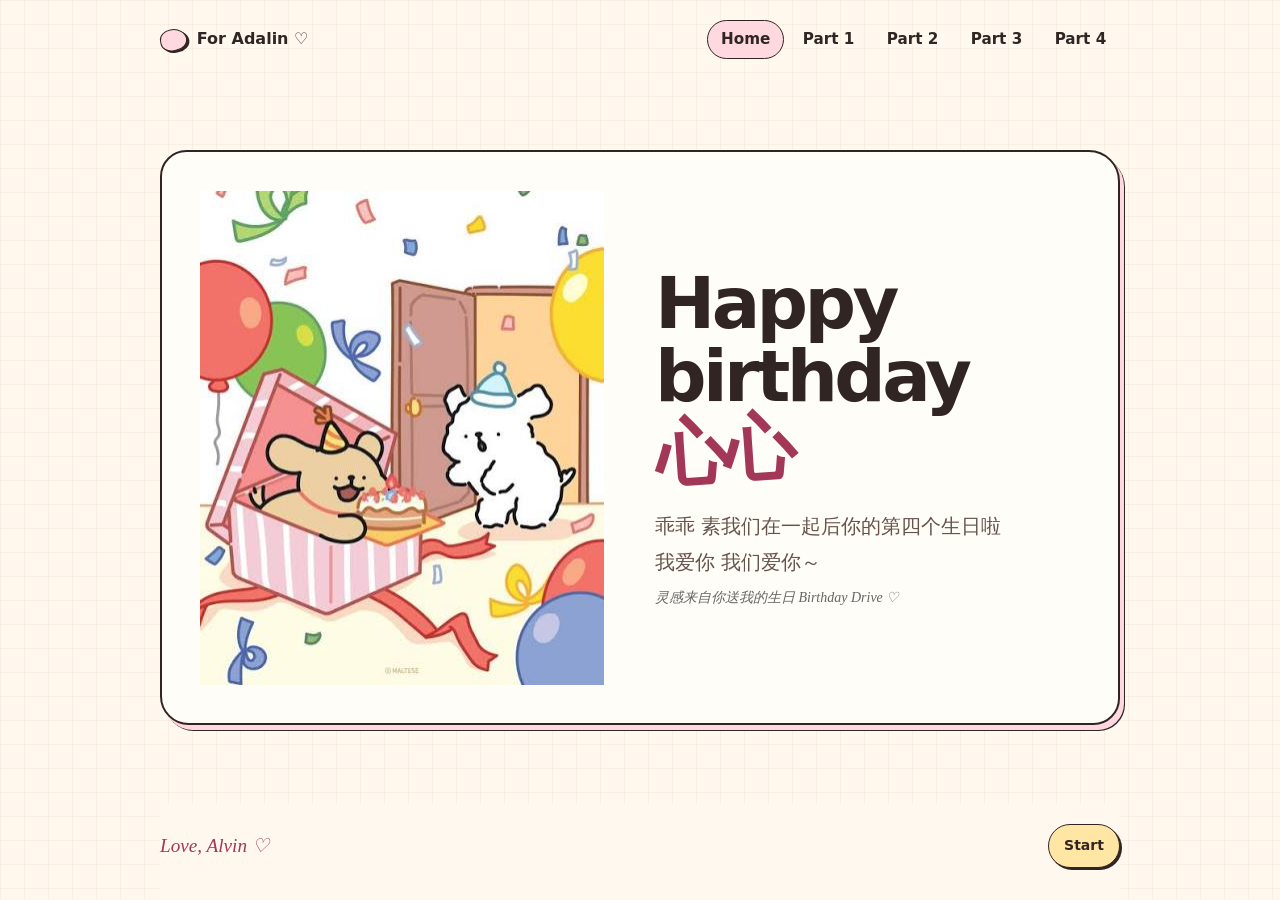
<file: index.html>
<!doctype html>
<html lang="en">
<head>
  <meta charset="utf-8">
  <meta name="viewport" content="width=device-width, initial-scale=1">
  <meta name="robots" content="noindex">
  <meta http-equiv="refresh" content="0; url=html/index.html">
  <title>Happy Birthday, Adalin ♡</title>
</head>
<body>
  <p><a href="html/index.html">Open the birthday page</a></p>
</body>
</html>
</file>
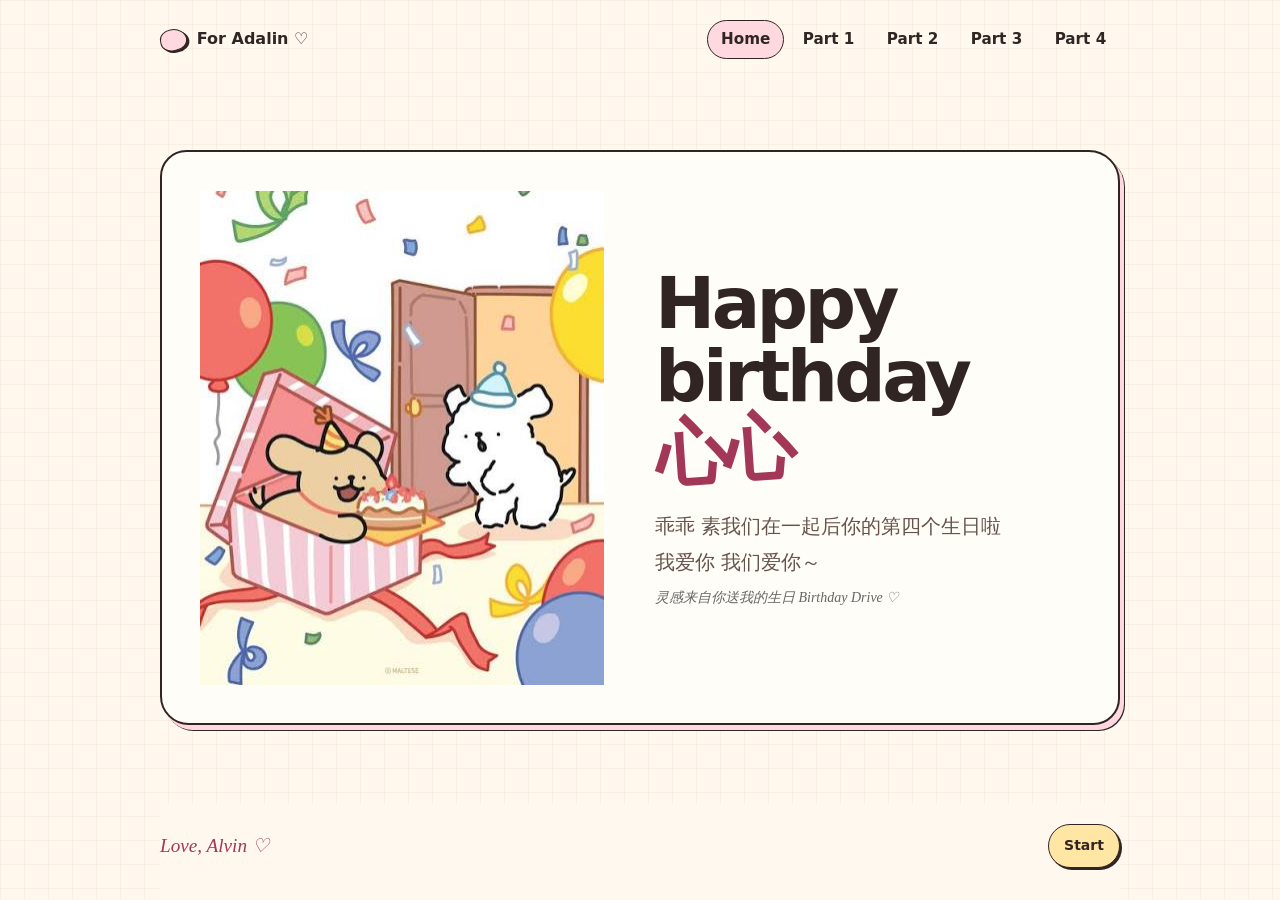
<file: html/index.html>
<!doctype html>
<html lang="en" class="first-screen">
<head>
  <meta charset="utf-8">
  <meta name="viewport" content="width=device-width, initial-scale=1">
  <meta name="robots" content="noindex">
  <title>Happy Birthday, Adalin ♡</title>
  <link rel="stylesheet" href="../css/styles.css">
</head>
<body class="story-page">
  <header class="shell site-header">
    <a class="brand" href="index.html">For Adalin ♡</a>
    <nav aria-label="Birthday pages">
      <a href="index.html" aria-current="page">Home</a>
      <a href="gift-1.html">Part 1</a>
      <a href="gift-2.html">Part 2</a>
      <a href="gift-3.html">Part 3</a>
      <a href="diamond.html">Part 4</a>
    </nav>
  </header>
  <main class="shell home-main">
    <section class="hero" aria-labelledby="page-title">
      <img class="birthday-illustration" src="../pics/birthday-home-page.jpeg" width="404" height="495"
           alt="A golden puppy pops out of a gift box with a birthday cake as a white puppy opens the door.">
      <div>
        <h1 id="page-title">Happy birthday<br><span>心心</span></h1>
        <p class="birthday-message" lang="zh-Hans">乖乖 素我们在一起后你的第四个生日啦<br>我爱你 我们爱你～</p>
        <p class="birthday-credit" lang="zh-Hans">灵感来自你送我的生日 <span lang="en">Birthday Drive ♡</span></p>
      </div>
    </section>
  </main>
  <footer class="shell site-footer story-footer">
    <span class="signature">Love, Alvin ♡</span>
    <nav class="story-controls" aria-label="Part navigation">
      <a class="button story-next" href="gift-1.html">Start</a>
    </nav>
  </footer>
</body>
</html>
</file>
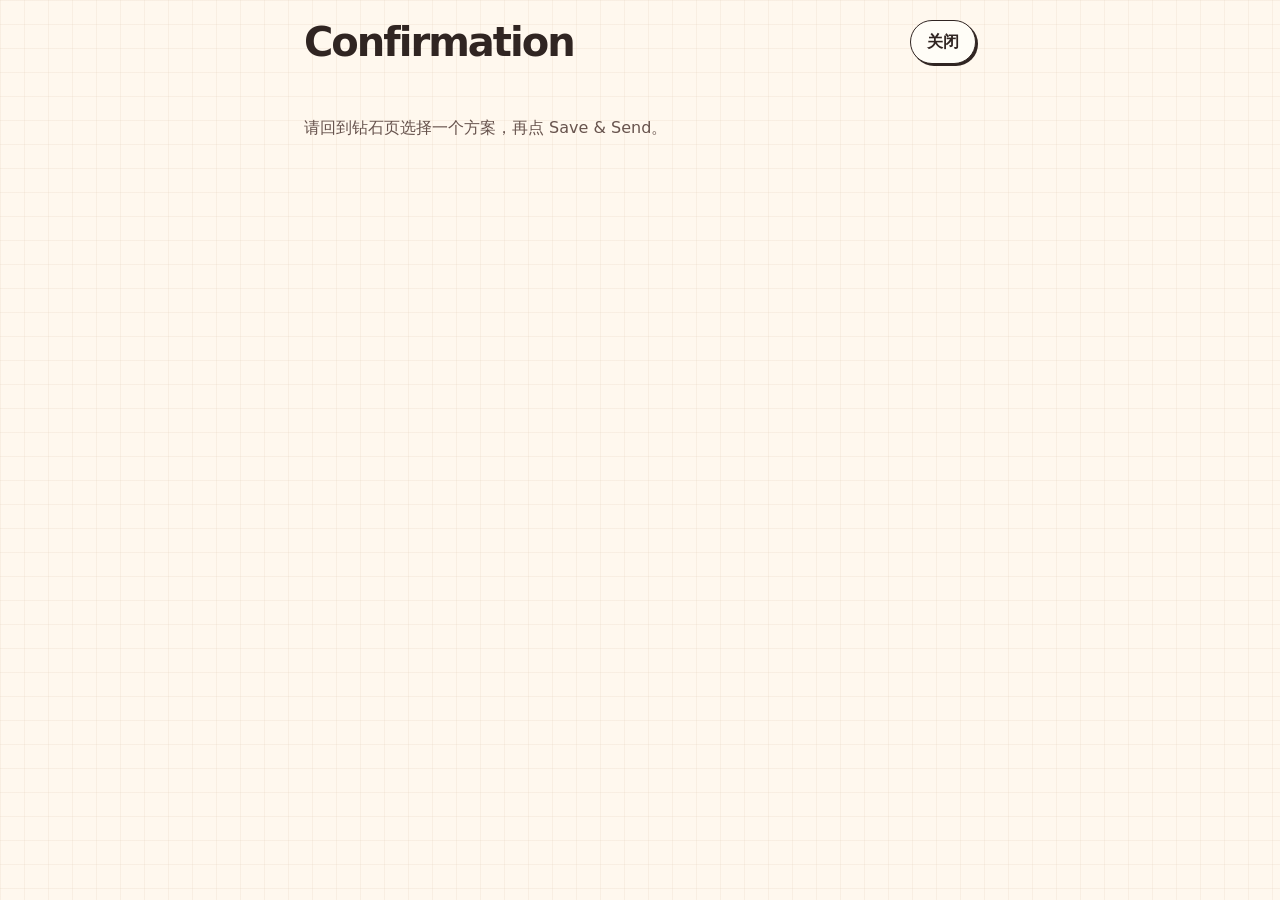
<file: text.html>
<!doctype html>
<html lang="zh-Hans">
<head>
  <meta charset="utf-8">
  <meta name="viewport" content="width=device-width, initial-scale=1">
  <meta name="robots" content="noindex">
  <title>Confirmation</title>
  <link rel="stylesheet" href="styles.css">
  <script src="passbook.js" defer></script>
  <script src="text.js" defer></script>
</head>
<body>
  <main class="shell share-page">
    <header class="site-header">
      <h1 lang="en">Confirmation</h1>
      <button class="button secondary" type="button" id="close-preview">关闭</button>
    </header>
    <div class="actions share-actions">
      <button class="button" type="button" id="share-jpg" hidden>分享 JPG</button>
      <a class="button secondary" id="download-jpg" download="diamond-passbook.jpg" hidden>下载 JPG</a>
    </div>
    <p id="share-status" role="status">正在生成 JPG…</p>
    <img id="share-preview" width="1200" height="1800" alt="" hidden>
  </main>
</body>
</html>
</file>
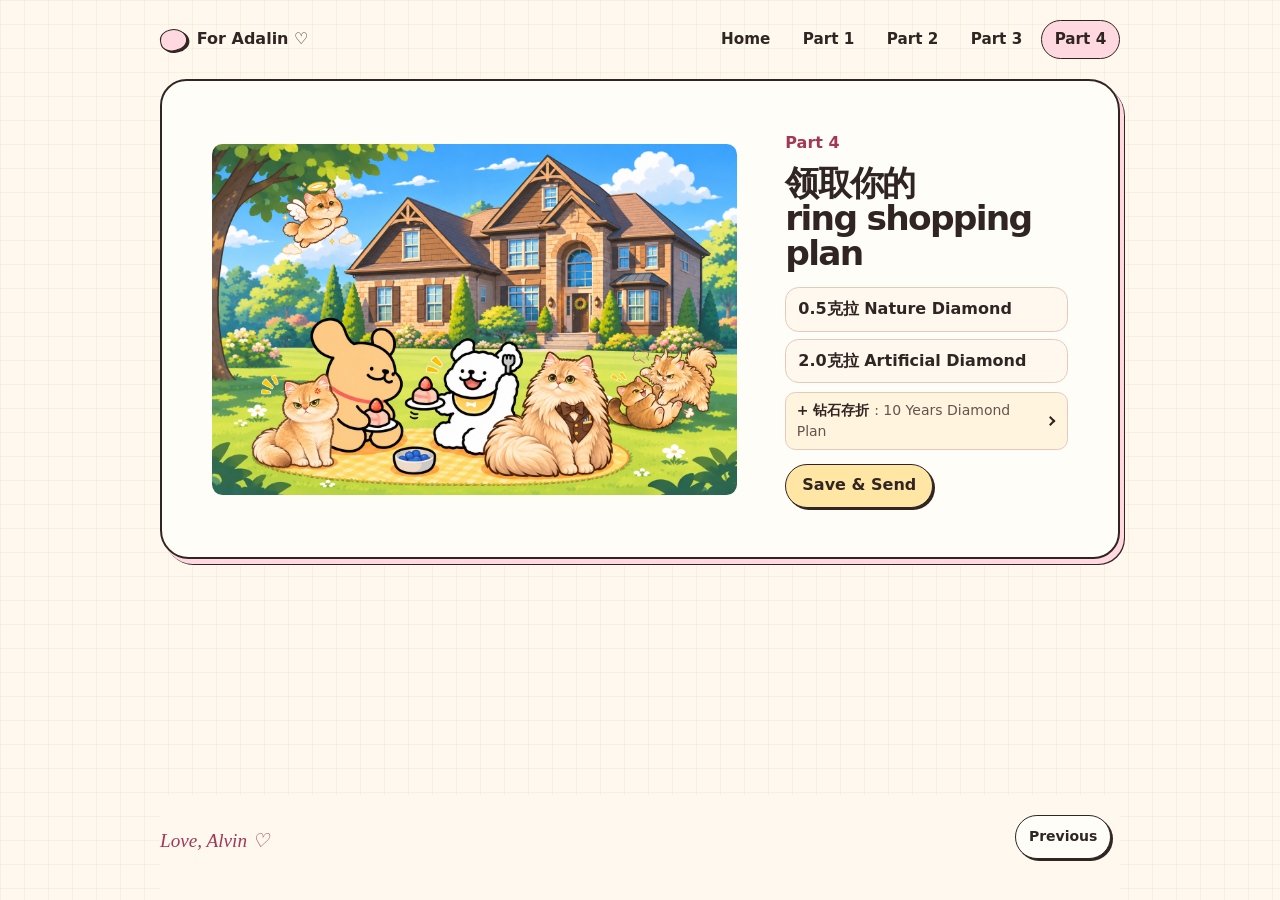
<file: html/diamond.html>
<!doctype html>
<html lang="en">
<head>
  <meta charset="utf-8">
  <meta name="viewport" content="width=device-width, initial-scale=1">
  <meta name="robots" content="noindex">
  <title>Part 4 · For Adalin</title>
  <link rel="stylesheet" href="../css/styles.css">
  <script src="../javascript/passbook.js" defer></script>
  <script src="../javascript/diamond.js" defer></script>
</head>
<body class="story-page">
  <header class="shell site-header">
    <a class="brand" href="index.html">For Adalin ♡</a>
    <nav aria-label="Birthday pages">
      <a href="index.html">Home</a>
      <a href="gift-1.html">Part 1</a>
      <a href="gift-2.html">Part 2</a>
      <a href="gift-3.html">Part 3</a>
      <a href="diamond.html" aria-current="page">Part 4</a>
    </nav>
  </header>
  <main class="shell">
    <section class="hero diamond-hero" aria-labelledby="page-title">
      <img class="diamond-image" src="../pics/birthday-diamond-page.jpeg"
           width="1536" height="1024" alt="Fluffy cats having a picnic at the mansion.">
      <div>
        <p class="eyebrow">Part 4</p>
        <h1 id="page-title" lang="zh-Hans">领取你的<br>ring shopping plan</h1>
        <form id="diamond-picker">
          <fieldset aria-label="Diamond plans" aria-describedby="shared-plan">
            <div class="choices">
              <label>
                <input type="radio" name="plan" value="0.5克拉nature diamond + 10 years 2克拉nature diamond" required>
                <span class="choice">
                  <strong lang="zh-Hans">0.5克拉 Nature Diamond</strong>
                </span>
              </label>
              <label>
                <input type="radio" name="plan" value="2克拉artificial diamond + 10 years 2克拉nature diamond">
                <span class="choice">
                  <strong lang="zh-Hans">2.0克拉 Artificial Diamond</strong>
                </span>
              </label>
            </div>
            <details class="diamond-passbook" lang="zh-Hans">
              <summary id="shared-plan">+ 钻石存折 <small>: 10 Years Diamond Plan</small></summary>
              <div class="passbook-details">
                <p>如果求婚成功，从求婚日起，每月存入：</p>
                <dl>
                  <div><dt>固定存款</dt><dd>$100</dd></div>
                  <div><dt>戒烟省下</dt><dd>～$60</dd></div>
                  <div><dt>每月合计</dt><dd>～$160</dd></div>
                </dl>
                <p class="passbook-assumption">年利率 4% 按月复利 10年整</p>
                <dl>
                  <div><dt>存入本金</dt><dd id="passbook-principal">$19,200.00</dd></div>
                  <div><dt>复利收益</dt><dd id="passbook-interest">$4,359.97</dd></div>
                  <div><dt>10 年存折余额</dt><dd id="passbook-balance">$23,559.97</dd></div>
                  <div><dt>Match（余额 × 2）<br></dt><dd id="passbook-budget">$47,119.94</dd></div>
                </dl>
                <p>把二氧化碳变成真碳 ♡</p>
              </div>
            </details>
          </fieldset>
          <div class="actions">
            <button class="button" type="submit">Save &amp; Send</button>
          </div>
        </form>
      </div>
    </section>
  </main>
  <footer class="shell site-footer story-footer">
    <span class="signature">Love, Alvin ♡</span>
    <nav class="story-controls story-controls--final" aria-label="Part navigation">
      <a class="button secondary" href="gift-3.html">Previous</a>
    </nav>
  </footer>
</body>
</html>
</file>
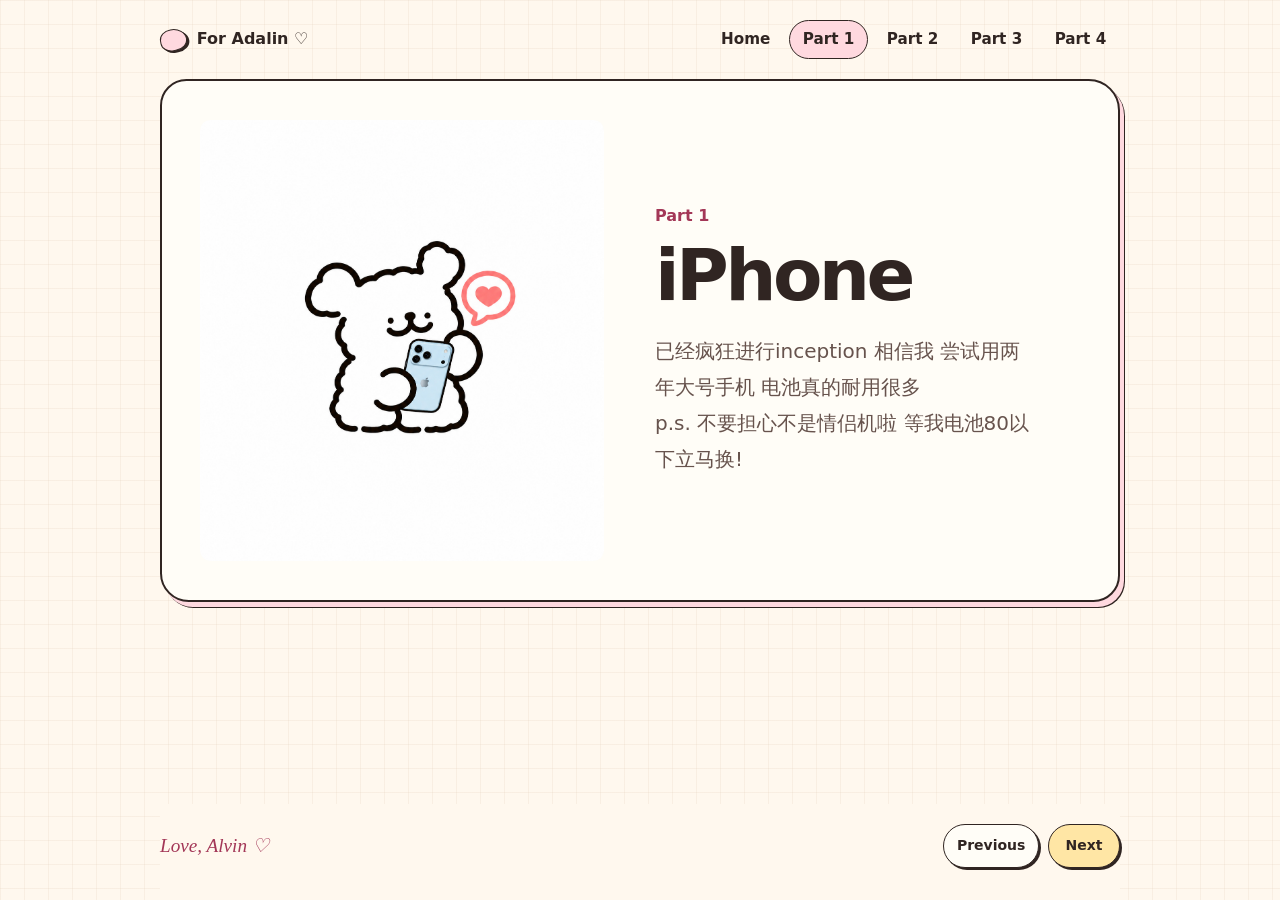
<file: html/gift-1.html>
<!doctype html>
<html lang="en" class="first-screen">
<head>
  <meta charset="utf-8">
  <meta name="viewport" content="width=device-width, initial-scale=1">
  <meta name="robots" content="noindex">
  <title>Part 1 · For Adalin</title>
  <link rel="stylesheet" href="../css/styles.css">
</head>
<body class="story-page">
  <header class="shell site-header">
    <a class="brand" href="index.html">For Adalin ♡</a>
    <nav aria-label="Birthday pages">
      <a href="index.html">Home</a>
      <a href="gift-1.html" aria-current="page">Part 1</a>
      <a href="gift-2.html">Part 2</a>
      <a href="gift-3.html">Part 3</a>
      <a href="diamond.html">Part 4</a>
    </nav>
  </header>
  <main class="shell">
    <section class="hero gift-hero" aria-labelledby="page-title">
      <img class="gift-image" src="../pics/birthday-gift1-page.jpeg"
           width="1199" height="1312" alt="A cute character holding an iPhone.">
      <div>
        <p class="eyebrow">Part 1</p>
        <h1 id="page-title">iPhone</h1>
        <p class="birthday-message" lang="zh-Hans">已经疯狂进行inception 相信我 尝试用两年大号手机 电池真的耐用很多<br>p.s. 不要担心不是情侣机啦 等我电池80以下立马换!</p>
      </div>
    </section>
  </main>
  <footer class="shell site-footer story-footer">
    <span class="signature">Love, Alvin ♡</span>
    <nav class="story-controls" aria-label="Part navigation">
      <a class="button secondary" href="index.html" aria-label="Previous: Home">Previous</a>
      <a class="button story-next" href="gift-2.html">Next</a>
    </nav>
  </footer>
</body>
</html>
</file>
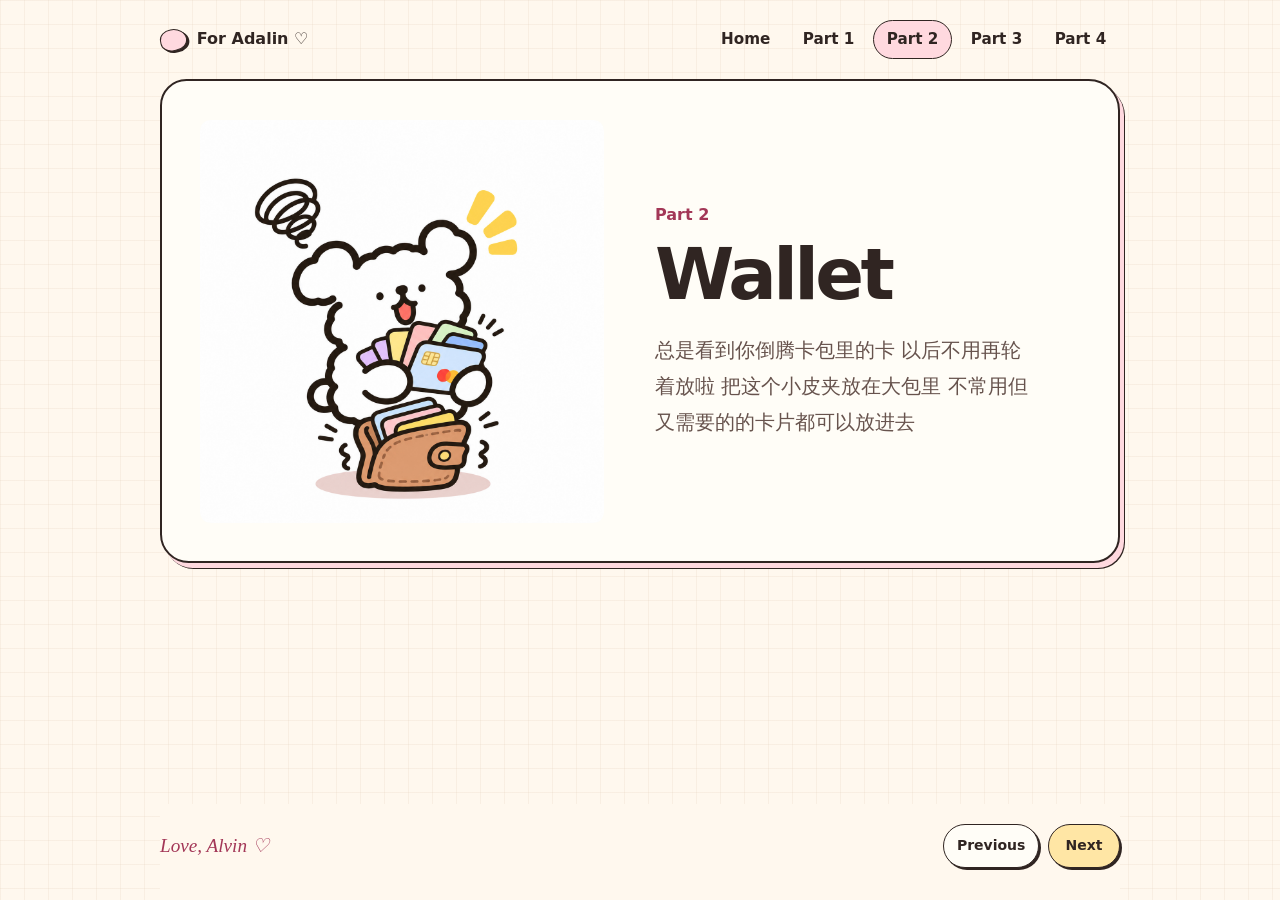
<file: html/gift-2.html>
<!doctype html>
<html lang="en">
<head>
  <meta charset="utf-8">
  <meta name="viewport" content="width=device-width, initial-scale=1">
  <meta name="robots" content="noindex">
  <title>Part 2 · For Adalin</title>
  <link rel="stylesheet" href="../css/styles.css">
</head>
<body class="story-page">
  <header class="shell site-header">
    <a class="brand" href="index.html">For Adalin ♡</a>
    <nav aria-label="Birthday pages">
      <a href="index.html">Home</a>
      <a href="gift-1.html">Part 1</a>
      <a href="gift-2.html" aria-current="page">Part 2</a>
      <a href="gift-3.html">Part 3</a>
      <a href="diamond.html">Part 4</a>
    </nav>
  </header>
  <main class="shell">
    <section class="hero gift-hero" aria-labelledby="page-title">
      <img class="gift-image" src="../pics/birthday-gift2-page.jpeg"
           width="1254" height="1254" alt="An illustration of an overstuffed wallet.">
      <div>
        <p class="eyebrow">Part 2</p>
        <h1 id="page-title">Wallet</h1>
        <p class="birthday-message" lang="zh-Hans">总是看到你倒腾卡包里的卡 以后不用再轮着放啦 把这个小皮夹放在大包里 不常用但又需要的的卡片都可以放进去</p>
      </div>
    </section>
  </main>
  <footer class="shell site-footer story-footer">
    <span class="signature">Love, Alvin ♡</span>
    <nav class="story-controls" aria-label="Part navigation">
      <a class="button secondary" href="gift-1.html">Previous</a>
      <a class="button story-next" href="gift-3.html">Next</a>
    </nav>
  </footer>
</body>
</html>
</file>
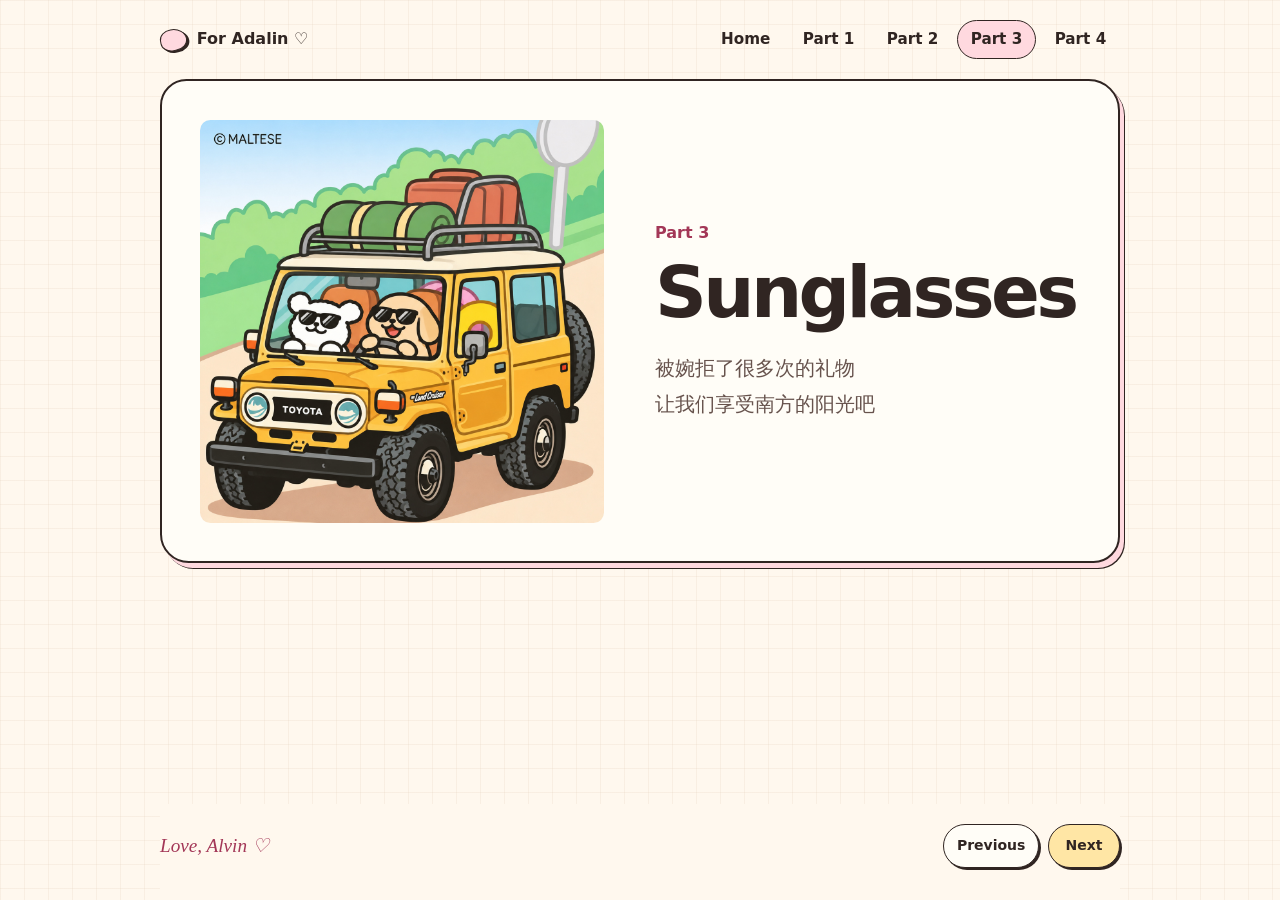
<file: html/gift-3.html>
<!doctype html>
<html lang="en">
<head>
  <meta charset="utf-8">
  <meta name="viewport" content="width=device-width, initial-scale=1">
  <meta name="robots" content="noindex">
  <title>Part 3 · For Adalin</title>
  <link rel="stylesheet" href="../css/styles.css">
</head>
<body class="story-page">
  <header class="shell site-header">
    <a class="brand" href="index.html">For Adalin ♡</a>
    <nav aria-label="Birthday pages">
      <a href="index.html">Home</a>
      <a href="gift-1.html">Part 1</a>
      <a href="gift-2.html">Part 2</a>
      <a href="gift-3.html" aria-current="page">Part 3</a>
      <a href="diamond.html">Part 4</a>
    </nav>
  </header>
  <main class="shell">
    <section class="hero gift-hero" aria-labelledby="page-title">
      <img class="gift-image" src="../pics/birthday-gift3-page.jpeg"
           width="1254" height="1254" alt="Sunglasses on a road trip in a Land Cruiser.">
      <div>
        <p class="eyebrow">Part 3</p>
        <h1 id="page-title">Sunglasses</h1>
        <p class="birthday-message" lang="zh-Hans">被婉拒了很多次的礼物<br>让我们享受南方的阳光吧</p>
      </div>
    </section>
  </main>
  <footer class="shell site-footer story-footer">
    <span class="signature">Love, Alvin ♡</span>
    <nav class="story-controls" aria-label="Part navigation">
      <a class="button secondary" href="gift-2.html">Previous</a>
      <a class="button story-next" href="diamond.html">Next</a>
    </nav>
  </footer>
</body>
</html>
</file>
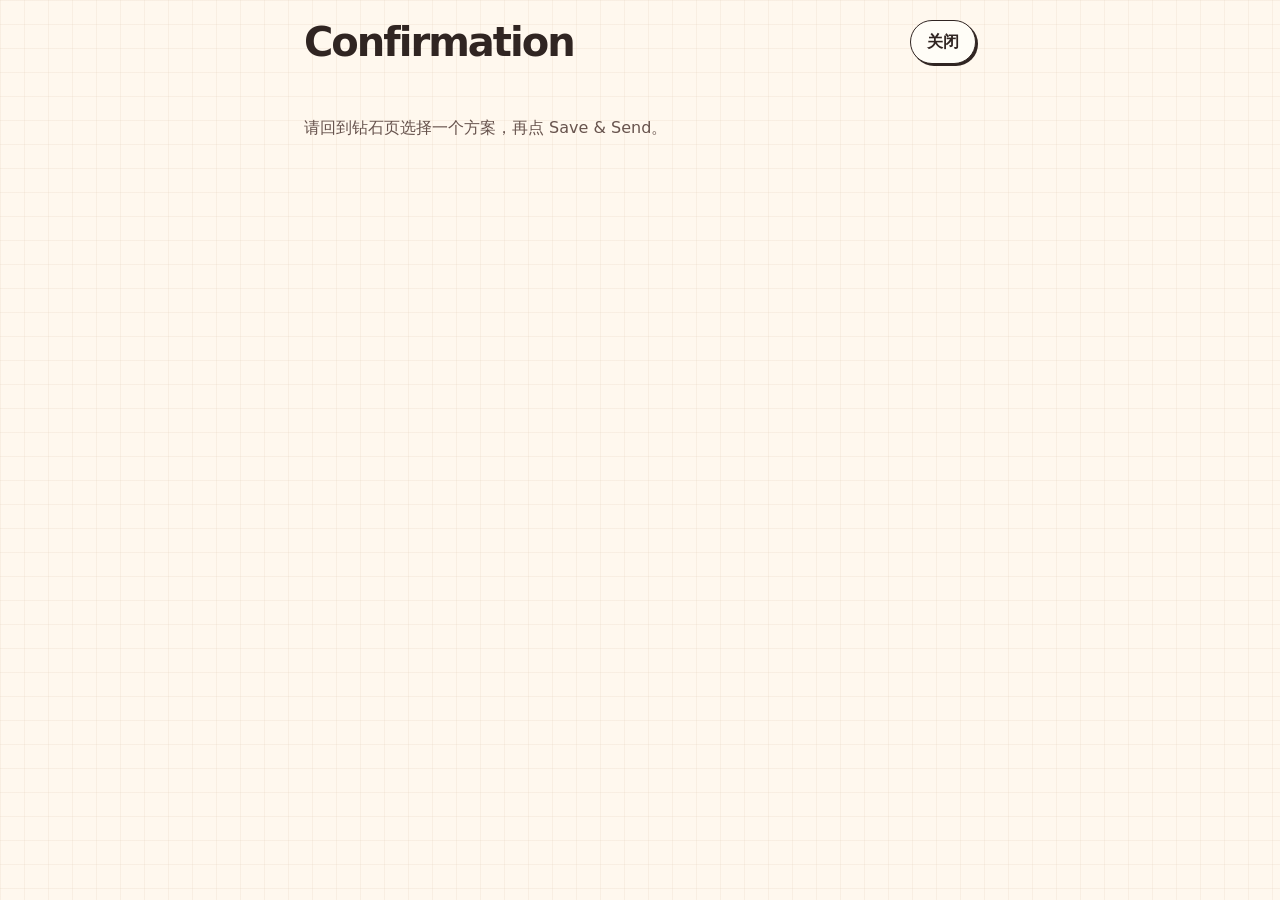
<file: html/text.html>
<!doctype html>
<html lang="zh-Hans">
<head>
  <meta charset="utf-8">
  <meta name="viewport" content="width=device-width, initial-scale=1">
  <meta name="robots" content="noindex">
  <title>Confirmation</title>
  <link rel="stylesheet" href="../css/styles.css">
  <script src="../javascript/passbook.js" defer></script>
  <script src="../javascript/text.js" defer></script>
</head>
<body>
  <main class="shell share-page">
    <header class="site-header">
      <h1 lang="en">Confirmation</h1>
      <button class="button secondary" type="button" id="close-preview">关闭</button>
    </header>
    <div class="actions share-actions">
      <button class="button" type="button" id="share-jpg" hidden>分享 JPG</button>
      <a class="button secondary" id="download-jpg" download="diamond-passbook.jpg" hidden>下载 JPG</a>
    </div>
    <p id="share-status" role="status">正在生成 JPG…</p>
    <img id="share-preview" width="1200" height="1800" alt="" hidden>
  </main>
</body>
</html>
</file>
<file: css/styles.css>
:root {
  color-scheme: light;
  --paper: #fff8ee;
  --card: #fffdf7;
  --ink: #302522;
  --muted: #67534d;
  --line: #e6c9bc;
  --pink: #ffd9df;
  --rose: #a33757;
  --yellow: #ffe6a5;
  --round-font: "Arial Rounded MT Bold", "Avenir Next", system-ui, sans-serif;
  font-family: "Avenir Next", system-ui, sans-serif;
  line-height: 1.55;
  color: var(--ink);
  background: var(--paper);
}

*, *::before, *::after { box-sizing: border-box; }
body {
  margin: 0;
  min-height: 100vh;
  background-image:
    linear-gradient(#ead7c449 1px, transparent 1px),
    linear-gradient(90deg, #ead7c449 1px, transparent 1px);
  background-size: 24px 24px;
}

.shell { width: min(calc(100% - 2.5rem), 60rem); margin-inline: auto; }
.site-header, .site-footer {
  display: flex;
  align-items: center;
  justify-content: space-between;
  flex-wrap: wrap;
  gap: 0.75rem 1.5rem;
  padding-block: 1.25rem;
}
.site-footer { margin-top: 1.5rem; color: var(--muted); }
a { color: inherit; }
a:focus-visible, button:focus-visible, summary:focus-visible, input:focus-visible + .choice {
  outline: 2px solid var(--rose);
  outline-offset: 4px;
}

.brand {
  display: inline-flex;
  align-items: center;
  gap: 0.6rem;
  font-family: var(--round-font);
  font-weight: 750;
  text-decoration: none;
}
.brand::before {
  content: "";
  width: 1.7rem;
  height: 1.35rem;
  background: var(--pink);
  border: 1.5px solid var(--ink);
  border-radius: 45% 55% 48% 44%;
  box-shadow: 2px 2px 0 var(--ink);
  transform: rotate(-10deg);
}
nav { display: flex; flex-wrap: wrap; gap: 0.3rem; }
.site-header nav { margin-left: auto; justify-content: flex-end; }
nav a {
  border: 1px solid transparent;
  border-radius: 2rem;
  padding: 0.43rem 0.8rem;
  font-size: 0.95rem;
  font-weight: 650;
  text-decoration: none;
}
nav a:hover, nav a[aria-current="page"] {
  border-color: var(--ink);
  background: var(--pink);
}

.hero {
  display: grid;
  grid-template-columns: 1fr 0.67fr;
  align-items: center;
  gap: clamp(1rem, 4vw, 3rem);
  padding: clamp(1.4rem, 4.5vw, 3.1rem);
  border: 2px solid var(--ink);
  border-radius: 1.65rem 1.95rem 1.65rem 1.8rem;
  background: var(--card);
  box-shadow: 4px 5px 0 var(--pink), 5px 6px 0 var(--ink);
}
.eyebrow {
  margin: 0 0 0.65rem;
  color: var(--rose);
  font-weight: 750;
}
h1, h2 {
  margin: 0;
  font-family: var(--round-font);
  font-weight: 800;
  letter-spacing: -0.05em;
  line-height: 1.02;
}
h1 { font-size: clamp(2.8rem, 7.2vw, 5.3rem); }
h2 { font-size: clamp(1.8rem, 4vw, 2.75rem); }
h1 span { color: var(--rose); }
.lead { margin: 0.8rem 0 0; font-size: clamp(1rem, 2vw, 1.22rem); }
.button {
  display: inline-flex;
  align-items: center;
  justify-content: center;
  min-height: 2.75rem;
  padding: 0.45rem 1rem;
  border: 1.5px solid var(--ink);
  border-radius: 2rem;
  background: var(--yellow);
  box-shadow: 2px 2px 0 var(--ink);
  color: var(--ink);
  font: inherit;
  font-weight: 750;
  cursor: pointer;
  text-decoration: none;
}
.button:hover { background: var(--pink); }
.button.secondary { background: var(--card); }
.button.secondary:hover { background: var(--pink); }
details > summary { cursor: pointer; font-weight: 750; }
.actions { display: flex; flex-wrap: wrap; gap: 0.75rem; align-items: center; }

fieldset { border: 0; margin: 0; padding: 0; min-width: 0; }
.choices { display: grid; grid-template-columns: repeat(2, minmax(0, 1fr)); gap: 0.65rem; }
.choices label { position: relative; min-width: 0; cursor: pointer; }
.choices input { position: absolute; opacity: 0; }
.choice {
  display: flex;
  flex-direction: column;
  gap: 0.25rem;
  height: 100%;
  padding: 0.85rem;
  border: 1.5px solid var(--line);
  border-radius: 0.85rem;
  background: #fff8ef;
}
.diamond-passbook {
  margin: 0.55rem 0 0.85rem;
  border: 1px solid var(--line);
  border-radius: 0.65rem;
  background: #fff5df;
  font-size: 0.875rem;
}
.diamond-passbook summary {
  position: relative;
  list-style: none;
  padding: 0.4rem 1.9rem 0.4rem 0.65rem;
}
.diamond-passbook summary::-webkit-details-marker { display: none; }
.diamond-passbook summary::after {
  position: absolute;
  top: 50%;
  right: 0.8rem;
  width: 0.45rem;
  height: 0.45rem;
  border: solid currentColor;
  border-width: 0 2px 2px 0;
  transform: translateY(-50%) rotate(-45deg);
  content: "";
}
.diamond-passbook[open] summary::after { transform: translateY(-50%) rotate(45deg); }
.diamond-passbook summary small { color: var(--muted); font-size: inherit; font-weight: 500; }
.passbook-details { padding: 0.55rem 0.65rem 0.65rem; border-top: 1px dashed var(--line); }
.passbook-details p, .passbook-details dd { margin: 0; }
.passbook-details dd { white-space: nowrap; }
.passbook-details .passbook-assumption { margin-top: 0.55rem; color: var(--muted); }
.passbook-details .passbook-formula {
  margin-top: 0.35rem;
  font-variant-numeric: tabular-nums;
  color: var(--ink);
}
.passbook-details dl { margin: 0.35rem 0; }
.passbook-details dl > div {
  display: flex;
  justify-content: space-between;
  gap: 0.5rem;
  padding-block: 0.2rem;
  border-bottom: 1px solid var(--line);
}
.passbook-details dl > div:last-child { font-weight: 750; }
.choices input:checked + .choice { border-color: var(--ink); background: var(--pink); }
.choices label:hover .choice { border-color: var(--ink); }
[hidden] { display: none !important; }

.first-screen { overscroll-behavior-y: none; }
.story-page { min-height: 100svh; display: flex; flex-direction: column; }
.story-page > main { flex: 1; }
.home-main { display: grid; align-items: center; }
.home-main .hero, .gift-hero {
  grid-template-columns: minmax(0, 0.95fr) minmax(0, 1fr);
  gap: clamp(1.5rem, 4vw, 3.4rem);
  padding: clamp(1.15rem, 3vw, 2.4rem);
}
.home-main h1, .gift-hero h1 { font-size: clamp(2.35rem, 5.8vw, 4.5rem); }
.home-main h1 span { display: inline-block; transform: rotate(-4deg); }
.birthday-message {
  max-width: 24rem;
  margin: 1.3rem 0 0;
  color: var(--muted);
  font-size: clamp(1rem, 2vw, 1.25rem);
  line-height: 1.8;
}
.birthday-credit {
  margin: 0.45rem 0 0;
  color: #666;
  font: italic 0.875rem/1.5 Georgia, "Songti SC", "Noto Serif CJK SC", serif;
}
.birthday-illustration, .gift-image {
  display: block;
  width: 100%;
  max-width: 404px;
  height: auto;
}
.gift-image { max-width: 100%; border-radius: 0.65rem; }
.story-footer {
  position: sticky;
  z-index: 2;
  bottom: 0;
  margin-top: 0.5rem;
  gap: 0.4rem 0.75rem;
  background: var(--paper);
  padding-bottom: 2rem;
}
.story-controls { --next-width: 4.5rem; margin-left: auto; gap: 0.55rem; }
.story-controls .button { padding-inline: 0.8rem; font-size: 0.875rem; }
.story-controls .story-next { min-width: var(--next-width); }
.story-controls--final::after { content: ""; flex: 0 0 var(--next-width); }
.signature {
  color: var(--rose);
  font: italic 1.2rem/1.3 Georgia, serif;
}
.diamond-hero { grid-template-columns: repeat(2, minmax(0, 1fr)); }
.diamond-hero h1 { font-size: clamp(1.8rem, 3.6vw, 2.8rem); }
.diamond-image { display: block; width: 100%; height: auto; border-radius: 0.65rem; }
#diamond-picker { margin-top: 1rem; }

@media (min-width: 56rem) {
  .diamond-hero { grid-template-columns: minmax(0, 1.3fr) minmax(0, 0.7fr); }
  .diamond-hero h1 { font-size: clamp(1.65rem, 2.7vw, 2.15rem); }
  .diamond-image { max-height: max(12rem, calc(100svh - 18rem)); object-fit: contain; }
  .diamond-hero .choices { grid-template-columns: minmax(0, 1fr); gap: 0.45rem; }
  .diamond-hero .choice { padding: 0.55rem 0.75rem; }
}

@media (min-width: 42.001rem) {
  .first-screen .hero img {
    max-height: max(12rem, calc(100svh - 17rem));
    object-fit: contain;
  }
}

@media (min-width: 42.001rem) and (max-height: 45rem) {
  .gift-image {
    max-height: max(12rem, calc(100svh - 14rem));
    object-fit: contain;
  }
}

@media (max-width: 42rem) {
  .shell { width: calc(100% - 2rem); }
  .site-header, .site-footer { padding-block: 1rem; }
  .story-footer { padding-bottom: calc(1.75rem + env(safe-area-inset-bottom, 0px)); }
  .site-header nav a { padding-inline: 0.5rem; font-size: 0.875rem; }
  .hero { grid-template-columns: minmax(0, 1fr); gap: 0.75rem; }
  .home-main .hero, .gift-hero { grid-template-columns: minmax(0, 1fr); gap: 1.25rem; }
  .birthday-illustration, .gift-image { max-width: min(100%, 18rem); justify-self: center; }
  .birthday-message { margin-top: 0.85rem; }
}

@media (max-width: 23rem) {
  .home-main h1 { font-size: 2.35rem; }
  .signature { font-size: 1.05rem; }
  .story-footer { column-gap: 0.35rem; }
}

@media (max-width: 42rem) and (max-height: 48rem) {
  .diamond-image { max-height: max(8rem, calc(100svh - 30rem)); object-fit: contain; }
  .first-screen .site-header { row-gap: 0.45rem; padding-block: 0.75rem; }
  .first-screen .site-header nav { column-gap: 0.15rem; }
  .first-screen .site-header nav a { padding-inline: 0.36rem; }
  .first-screen .hero { gap: 0.75rem; padding-block: 0.85rem; }
  .first-screen .hero img {
    max-height: clamp(5.5rem, calc(100svh - 30rem), 17rem);
    object-fit: contain;
  }
  .first-screen .birthday-message { margin-top: 0.6rem; line-height: 1.65; }
}

@media (max-width: 23rem) and (max-height: 48rem) {
  .first-screen .home-main h1 { font-size: 2rem; }
}

.share-page { max-width: 42rem; padding-bottom: 1.5rem; }
.share-page h1 { font-size: clamp(1.65rem, 5vw, 2.5rem); }
#share-preview {
  display: block;
  width: 100%;
  height: auto;
  border: 1px solid var(--line);
  border-radius: 0.85rem;
}
.share-actions { margin-top: 1rem; }
#share-status { color: var(--muted); }
</file>
<file: styles.css>
:root {
  color-scheme: light;
  --paper: #fff8ee;
  --card: #fffdf7;
  --ink: #302522;
  --muted: #67534d;
  --line: #e6c9bc;
  --pink: #ffd9df;
  --rose: #a33757;
  --yellow: #ffe6a5;
  --round-font: "Arial Rounded MT Bold", "Avenir Next", system-ui, sans-serif;
  font-family: "Avenir Next", system-ui, sans-serif;
  line-height: 1.55;
  color: var(--ink);
  background: var(--paper);
}

*, *::before, *::after { box-sizing: border-box; }
body {
  margin: 0;
  min-height: 100vh;
  background-image:
    linear-gradient(#ead7c449 1px, transparent 1px),
    linear-gradient(90deg, #ead7c449 1px, transparent 1px);
  background-size: 24px 24px;
}

.shell { width: min(calc(100% - 2.5rem), 60rem); margin-inline: auto; }
.site-header, .site-footer {
  display: flex;
  align-items: center;
  justify-content: space-between;
  flex-wrap: wrap;
  gap: 0.75rem 1.5rem;
  padding-block: 1.25rem;
}
.site-footer { margin-top: 1.5rem; color: var(--muted); }
a { color: inherit; }
a:focus-visible, button:focus-visible, summary:focus-visible, input:focus-visible + .choice {
  outline: 2px solid var(--rose);
  outline-offset: 4px;
}

.brand {
  display: inline-flex;
  align-items: center;
  gap: 0.6rem;
  font-family: var(--round-font);
  font-weight: 750;
  text-decoration: none;
}
.brand::before {
  content: "";
  width: 1.7rem;
  height: 1.35rem;
  background: var(--pink);
  border: 1.5px solid var(--ink);
  border-radius: 45% 55% 48% 44%;
  box-shadow: 2px 2px 0 var(--ink);
  transform: rotate(-10deg);
}
nav { display: flex; flex-wrap: wrap; gap: 0.3rem; }
.site-header nav { margin-left: auto; justify-content: flex-end; }
nav a {
  border: 1px solid transparent;
  border-radius: 2rem;
  padding: 0.43rem 0.8rem;
  font-size: 0.95rem;
  font-weight: 650;
  text-decoration: none;
}
nav a:hover, nav a[aria-current="page"] {
  border-color: var(--ink);
  background: var(--pink);
}

.hero {
  display: grid;
  grid-template-columns: 1fr 0.67fr;
  align-items: center;
  gap: clamp(1rem, 4vw, 3rem);
  padding: clamp(1.4rem, 4.5vw, 3.1rem);
  border: 2px solid var(--ink);
  border-radius: 1.65rem 1.95rem 1.65rem 1.8rem;
  background: var(--card);
  box-shadow: 4px 5px 0 var(--pink), 5px 6px 0 var(--ink);
}
.eyebrow {
  margin: 0 0 0.65rem;
  color: var(--rose);
  font-weight: 750;
}
h1, h2 {
  margin: 0;
  font-family: var(--round-font);
  font-weight: 800;
  letter-spacing: -0.05em;
  line-height: 1.02;
}
h1 { font-size: clamp(2.8rem, 7.2vw, 5.3rem); }
h2 { font-size: clamp(1.8rem, 4vw, 2.75rem); }
h1 span { color: var(--rose); }
.lead { margin: 0.8rem 0 0; font-size: clamp(1rem, 2vw, 1.22rem); }
.button {
  display: inline-flex;
  align-items: center;
  justify-content: center;
  min-height: 2.75rem;
  padding: 0.45rem 1rem;
  border: 1.5px solid var(--ink);
  border-radius: 2rem;
  background: var(--yellow);
  box-shadow: 2px 2px 0 var(--ink);
  color: var(--ink);
  font: inherit;
  font-weight: 750;
  cursor: pointer;
  text-decoration: none;
}
.button:hover { background: var(--pink); }
.button.secondary { background: var(--card); }
.button.secondary:hover { background: var(--pink); }
details > summary { cursor: pointer; font-weight: 750; }
.actions { display: flex; flex-wrap: wrap; gap: 0.75rem; align-items: center; }

fieldset { border: 0; margin: 0; padding: 0; min-width: 0; }
.choices { display: grid; grid-template-columns: repeat(2, minmax(0, 1fr)); gap: 0.65rem; }
.choices label { position: relative; min-width: 0; cursor: pointer; }
.choices input { position: absolute; opacity: 0; }
.choice {
  display: flex;
  flex-direction: column;
  gap: 0.25rem;
  height: 100%;
  padding: 0.85rem;
  border: 1.5px solid var(--line);
  border-radius: 0.85rem;
  background: #fff8ef;
}
.diamond-passbook {
  margin: 0.55rem 0 0.85rem;
  border: 1px solid var(--line);
  border-radius: 0.65rem;
  background: #fff5df;
  font-size: 0.875rem;
}
.diamond-passbook summary {
  position: relative;
  list-style: none;
  padding: 0.4rem 1.9rem 0.4rem 0.65rem;
}
.diamond-passbook summary::-webkit-details-marker { display: none; }
.diamond-passbook summary::after {
  position: absolute;
  top: 50%;
  right: 0.8rem;
  width: 0.45rem;
  height: 0.45rem;
  border: solid currentColor;
  border-width: 0 2px 2px 0;
  transform: translateY(-50%) rotate(-45deg);
  content: "";
}
.diamond-passbook[open] summary::after { transform: translateY(-50%) rotate(45deg); }
.diamond-passbook summary small { color: var(--muted); font-size: inherit; font-weight: 500; }
.passbook-details { padding: 0.55rem 0.65rem 0.65rem; border-top: 1px dashed var(--line); }
.passbook-details p, .passbook-details dd { margin: 0; }
.passbook-details dd { white-space: nowrap; }
.passbook-details .passbook-assumption { margin-top: 0.55rem; color: var(--muted); }
.passbook-details .passbook-formula {
  margin-top: 0.35rem;
  font-variant-numeric: tabular-nums;
  color: var(--ink);
}
.passbook-details dl { margin: 0.35rem 0; }
.passbook-details dl > div {
  display: flex;
  justify-content: space-between;
  gap: 0.5rem;
  padding-block: 0.2rem;
  border-bottom: 1px solid var(--line);
}
.passbook-details dl > div:last-child { font-weight: 750; }
.choices input:checked + .choice { border-color: var(--ink); background: var(--pink); }
.choices label:hover .choice { border-color: var(--ink); }
[hidden] { display: none !important; }

.first-screen { overscroll-behavior-y: none; }
.story-page { min-height: 100svh; display: flex; flex-direction: column; }
.story-page > main { flex: 1; }
.home-main { display: grid; align-items: center; }
.home-main .hero, .gift-hero {
  grid-template-columns: minmax(0, 0.95fr) minmax(0, 1fr);
  gap: clamp(1.5rem, 4vw, 3.4rem);
  padding: clamp(1.15rem, 3vw, 2.4rem);
}
.home-main h1, .gift-hero h1 { font-size: clamp(2.35rem, 5.8vw, 4.5rem); }
.home-main h1 span { display: inline-block; transform: rotate(-4deg); }
.birthday-message {
  max-width: 24rem;
  margin: 1.3rem 0 0;
  color: var(--muted);
  font-size: clamp(1rem, 2vw, 1.25rem);
  line-height: 1.8;
}
.birthday-credit {
  margin: 0.45rem 0 0;
  color: #666;
  font: italic 0.875rem/1.5 Georgia, "Songti SC", "Noto Serif CJK SC", serif;
}
.birthday-illustration, .gift-image {
  display: block;
  width: 100%;
  max-width: 404px;
  height: auto;
}
.gift-image { max-width: 100%; border-radius: 0.65rem; }
.story-footer {
  position: sticky;
  z-index: 2;
  bottom: 0;
  margin-top: 0.5rem;
  gap: 0.4rem 0.75rem;
  background: var(--paper);
  padding-bottom: 2rem;
}
.story-controls { --next-width: 4.5rem; margin-left: auto; gap: 0.55rem; }
.story-controls .button { padding-inline: 0.8rem; font-size: 0.875rem; }
.story-controls .story-next { min-width: var(--next-width); }
.story-controls--final::after { content: ""; flex: 0 0 var(--next-width); }
.signature {
  color: var(--rose);
  font: italic 1.2rem/1.3 Georgia, serif;
}
.diamond-hero { grid-template-columns: repeat(2, minmax(0, 1fr)); }
.diamond-hero h1 { font-size: clamp(1.8rem, 3.6vw, 2.8rem); }
.diamond-image { display: block; width: 100%; height: auto; border-radius: 0.65rem; }
#diamond-picker { margin-top: 1rem; }

@media (min-width: 56rem) {
  .diamond-hero { grid-template-columns: minmax(0, 1.3fr) minmax(0, 0.7fr); }
  .diamond-hero h1 { font-size: clamp(1.65rem, 2.7vw, 2.15rem); }
  .diamond-image { max-height: max(12rem, calc(100svh - 18rem)); object-fit: contain; }
  .diamond-hero .choices { grid-template-columns: minmax(0, 1fr); gap: 0.45rem; }
  .diamond-hero .choice { padding: 0.55rem 0.75rem; }
}

@media (min-width: 42.001rem) {
  .first-screen .hero img {
    max-height: max(12rem, calc(100svh - 17rem));
    object-fit: contain;
  }
}

@media (min-width: 42.001rem) and (max-height: 45rem) {
  .gift-image {
    max-height: max(12rem, calc(100svh - 14rem));
    object-fit: contain;
  }
}

@media (max-width: 42rem) {
  .shell { width: calc(100% - 2rem); }
  .site-header, .site-footer { padding-block: 1rem; }
  .story-footer { padding-bottom: calc(1.75rem + env(safe-area-inset-bottom, 0px)); }
  .site-header nav a { padding-inline: 0.5rem; font-size: 0.875rem; }
  .hero { grid-template-columns: minmax(0, 1fr); gap: 0.75rem; }
  .home-main .hero, .gift-hero { grid-template-columns: minmax(0, 1fr); gap: 1.25rem; }
  .birthday-illustration, .gift-image { max-width: min(100%, 18rem); justify-self: center; }
  .birthday-message { margin-top: 0.85rem; }
}

@media (max-width: 23rem) {
  .home-main h1 { font-size: 2.35rem; }
  .signature { font-size: 1.05rem; }
  .story-footer { column-gap: 0.35rem; }
}

@media (max-width: 42rem) and (max-height: 48rem) {
  .diamond-image { max-height: max(8rem, calc(100svh - 30rem)); object-fit: contain; }
  .first-screen .site-header { row-gap: 0.45rem; padding-block: 0.75rem; }
  .first-screen .site-header nav { column-gap: 0.15rem; }
  .first-screen .site-header nav a { padding-inline: 0.36rem; }
  .first-screen .hero { gap: 0.75rem; padding-block: 0.85rem; }
  .first-screen .hero img {
    max-height: clamp(5.5rem, calc(100svh - 30rem), 17rem);
    object-fit: contain;
  }
  .first-screen .birthday-message { margin-top: 0.6rem; line-height: 1.65; }
}

@media (max-width: 23rem) and (max-height: 48rem) {
  .first-screen .home-main h1 { font-size: 2rem; }
}

.share-page { max-width: 42rem; padding-bottom: 1.5rem; }
.share-page h1 { font-size: clamp(1.65rem, 5vw, 2.5rem); }
#share-preview {
  display: block;
  width: 100%;
  height: auto;
  border: 1px solid var(--line);
  border-radius: 0.85rem;
}
.share-actions { margin-top: 1rem; }
#share-status { color: var(--muted); }
</file>
